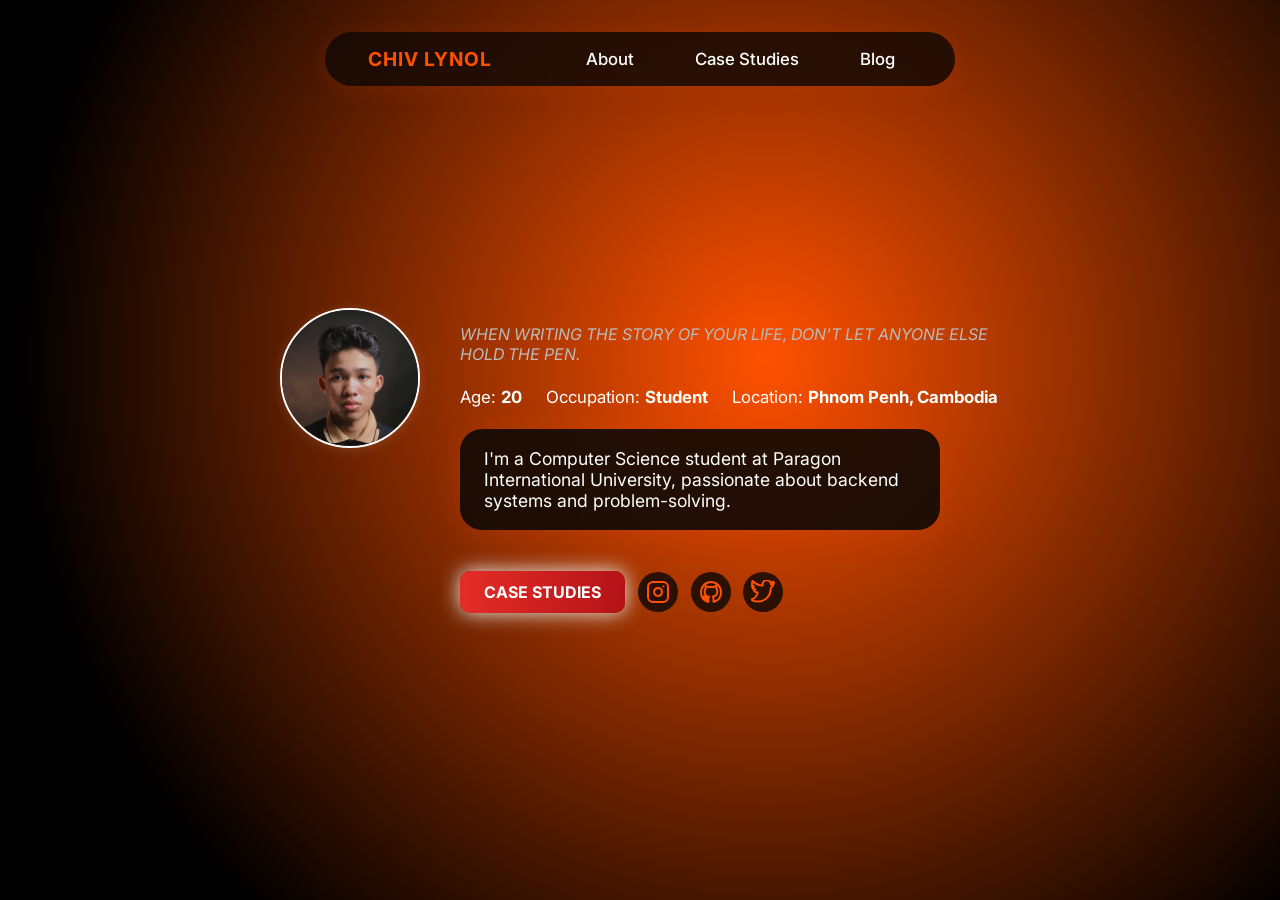
<file: Portfolio/index.html>
<!DOCTYPE html>
<html lang="en">
<head>
  <meta charset="UTF-8">
  <meta name="viewport" content="width=device-width, initial-scale=1.0">
  <title>Chiv Lynol | Portfolio</title>
  <link rel="stylesheet" href="style.css">
  <link href="https://fonts.googleapis.com/css2?family=Inter:wght@400;700&display=swap" rel="stylesheet">
</head>
<body class="about-bg">
  <header class="navbar navbar-centered">
    <div class="nav-pill">
      <span class="logo-pill">CHIV LYNOL</span>
      <nav>
        <a href="index.html">About</a>
        <a href="case-studies.html">Case Studies</a>
        <a href="blog.html">Blog</a>
      </nav>
    </div>
  </header>
  <main class="about-main">
    <div class="about-profile">
      <img src="./1423A001-92CB-482F-8D00-F2099ECEF4A7_1_105_c.jpeg" alt="Lynol Chiv" class="profile-pic">
      <div class="about-info">
        <p class="about-tagline">WHEN WRITING THE STORY OF YOUR LIFE, DON'T LET ANYONE ELSE HOLD THE PEN.</p>
        <div class="about-meta">
          <span>Age: <b>20</b></span>
          <span>Occupation: <b>Student</b></span>
          <span>Location: <b>Phnom Penh, Cambodia</b></span>
        </div>
        <div class="about-bio-card">
          I'm a Computer Science student at Paragon International University, passionate about backend systems and problem-solving.
        </div>
        <div class="about-actions">
          <a href="case-studies.html" class="btn-pink">Case Studies</a>
          <a href="#" class="icon-btn" aria-label="Instagram"><svg width="24" height="24" fill="none" stroke="currentColor" stroke-width="2" stroke-linecap="round" stroke-linejoin="round"><rect x="2" y="2" width="20" height="20" rx="5"/><path d="M16 11.37A4 4 0 1 1 12.63 8 4 4 0 0 1 16 11.37z"/><line x1="17.5" y1="6.5" x2="17.5" y2="6.5"/></svg></a>
          <a href="#" class="icon-btn" aria-label="GitHub"><svg width="24" height="24" fill="none" stroke="currentColor" stroke-width="2" stroke-linecap="round" stroke-linejoin="round"><path d="M12 2C6.48 2 2 6.58 2 12.26c0 4.5 2.87 8.32 6.84 9.67.5.09.68-.22.68-.48 0-.24-.01-.87-.01-1.7-2.78.62-3.37-1.36-3.37-1.36-.45-1.18-1.1-1.5-1.1-1.5-.9-.63.07-.62.07-.62 1 .07 1.53 1.05 1.53 1.05.89 1.56 2.34 1.11 2.91.85.09-.66.35-1.11.63-1.37-2.22-.26-4.56-1.14-4.56-5.07 0-1.12.39-2.03 1.03-2.75-.1-.26-.45-1.3.1-2.7 0 0 .84-.28 2.75 1.05A9.38 9.38 0 0 1 12 6.8c.85.004 1.7.12 2.5.35 1.9-1.33 2.74-1.05 2.74-1.05.55 1.4.2 2.44.1 2.7.64.72 1.03 1.63 1.03 2.75 0 3.94-2.34 4.8-4.57 5.06.36.32.68.94.68 1.9 0 1.37-.01 2.47-.01 2.8 0 .27.18.58.69.48A10.01 10.01 0 0 0 22 12.26C22 6.58 17.52 2 12 2z"/></svg></a>
          <a href="#" class="icon-btn" aria-label="Twitter"><svg width="24" height="24" fill="none" stroke="currentColor" stroke-width="2" stroke-linecap="round" stroke-linejoin="round"><path d="M23 3a10.9 10.9 0 0 1-3.14 1.53A4.48 4.48 0 0 0 22.4 1.64a9.09 9.09 0 0 1-2.88 1.1A4.52 4.52 0 0 0 16.11 0c-2.5 0-4.52 2.02-4.52 4.52 0 .35.04.7.11 1.03C7.69 5.4 4.07 3.6 1.64 0.96c-.38.65-.6 1.4-.6 2.2 0 1.52.77 2.86 1.95 3.65A4.48 4.48 0 0 1 .96 5.1v.06c0 2.13 1.52 3.9 3.54 4.3-.37.1-.76.16-1.16.16-.28 0-.56-.03-.83-.08.56 1.75 2.19 3.02 4.13 3.06A9.06 9.06 0 0 1 0 19.54a12.8 12.8 0 0 0 6.92 2.03c8.3 0 12.85-6.87 12.85-12.83 0-.2 0-.39-.01-.58A9.22 9.22 0 0 0 23 3z"/></svg></a>
        </div>
        <!-- Music Player: Replace 'background-music.mp3' with your own file if needed -->
        <audio class="custom-audio" autoplay loop>
          <source src="./Central Cee x Dave - Sprinter [Music Video].mp3" type="audio/mpeg">
          Your browser does not support the audio element.
        </audio>
      </div>
    </div>
  </main>
</body>
</html>
</file>
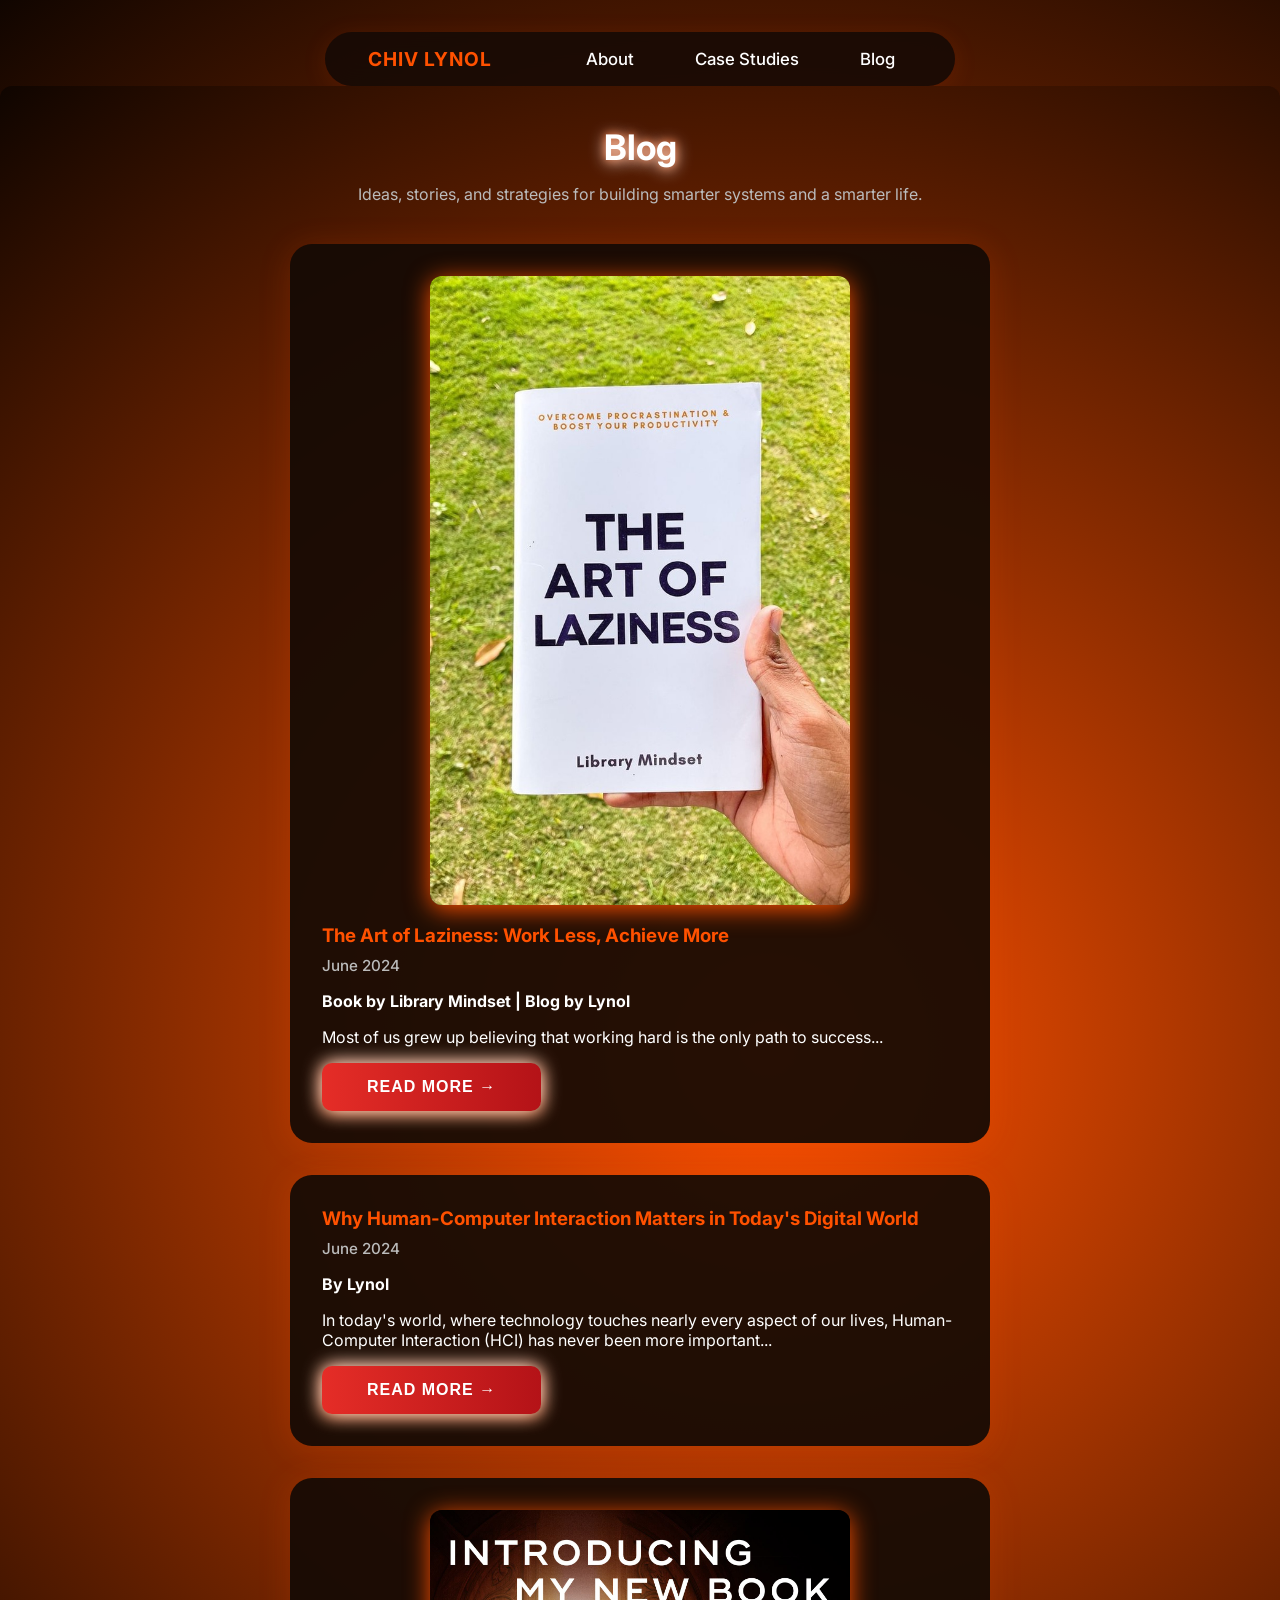
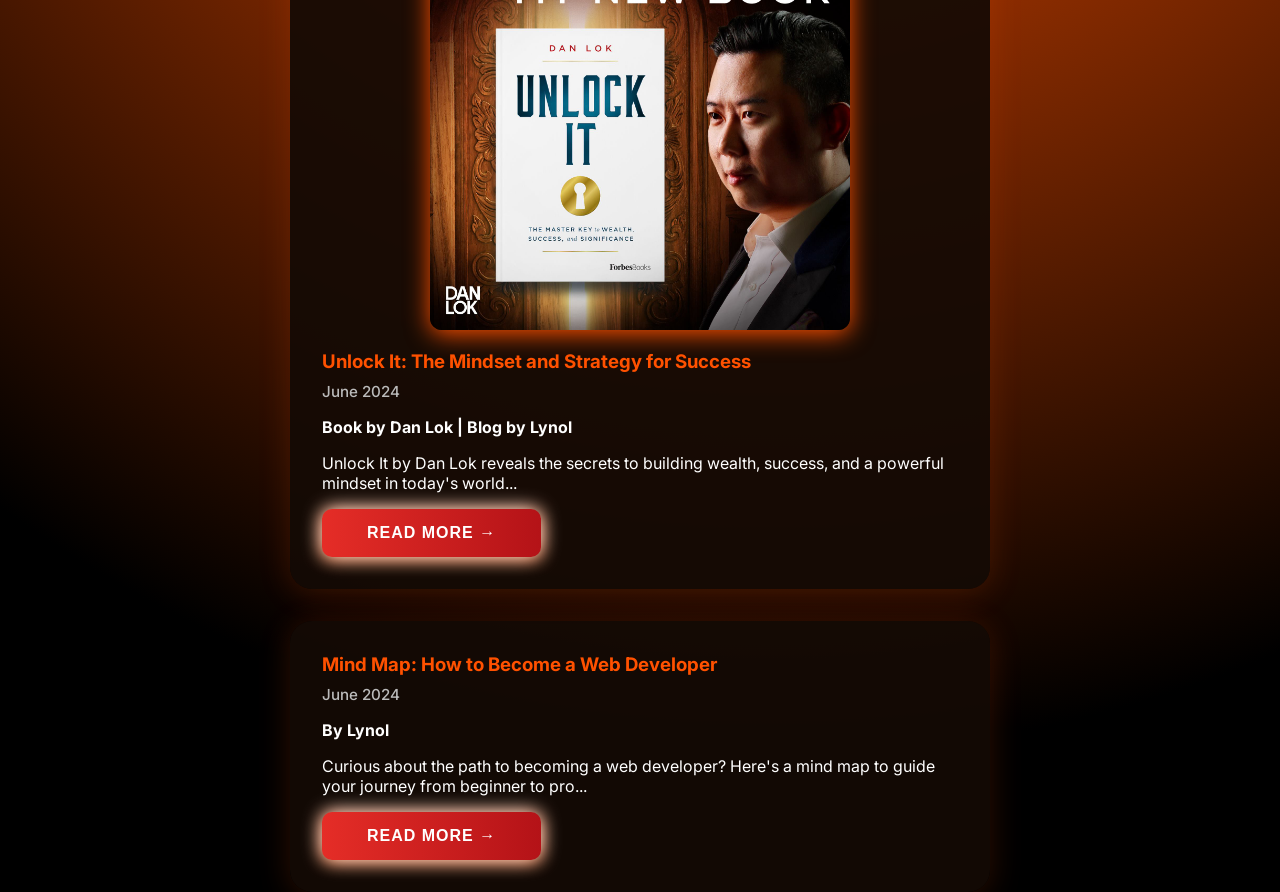
<file: Portfolio/blog.html>
<!DOCTYPE html>
<html lang="en">
<head>
  <meta charset="UTF-8">
  <meta name="viewport" content="width=device-width, initial-scale=1.0">
  <title>Blog | Lynol Chiv</title>
  <link rel="stylesheet" href="style.css">
  <link href="https://fonts.googleapis.com/css2?family=Inter:wght@400;700&display=swap" rel="stylesheet">
</head>
<body>
  <header class="navbar navbar-centered">
    <div class="nav-pill">
      <span class="logo-pill">CHIV LYNOL</span>
      <nav>
        <a href="index.html">About</a>
        <a href="case-studies.html">Case Studies</a>
        <a href="blog.html">Blog</a>
      </nav>
    </div>
  </header>
  <main class="blog">
    <div class="container">
      <h2 class="section-title">Blog</h2>
      <p class="section-desc">Ideas, stories, and strategies for building smarter systems and a smarter life.</p>
      <div class="blog-list">
        <article class="blog-post" id="laziness-post">
          <img src="./The art of laziness .jpg" alt="The Art of Laziness Book Cover" class="article-img">
          <h3>The Art of Laziness: Work Less, Achieve More</h3>
          <span class="blog-date">June 2024</span>
          <p><b>Book by Library Mindset | Blog by Lynol</b></p>
          <p class="excerpt">Most of us grew up believing that working hard is the only path to success...</p>
          <button class="btn-grad" onclick="toggleLazinessPost()">Read More &rarr;</button>
          <div id="laziness-full" class="hidden">
            <p>Most of us grew up believing that working hard is the only path to success. Wake up early, grind all day, hustle harder than everyone else — that's the traditional mindset. But what if that approach is broken? What if laziness, when applied wisely, is actually the secret weapon of highly effective people?</p>
            <p>That's the bold idea behind the book "The Art of Laziness" by Library Mindset — and it might just change the way you think about success forever.</p>
            <h4>🧠 The Core Idea: Laziness Isn't the Enemy — It's a Tool</h4>
            <p>This book isn't about being unproductive or avoiding responsibility. Instead, it redefines laziness as strategic effort: doing less, but doing it smarter. It encourages us to question busyness and focus only on what actually moves the needle in life, work, and business.</p>
            <blockquote>The author asks a powerful question:<br><br>"Why do something the hard way if there's a smarter, easier way that gets better results?"</blockquote>
            <h4>🛠️ Key Lessons from The Art of Laziness</h4>
            <ol>
              <li><b>Focus on High-Impact Actions</b><br>Not everything on your to-do list matters. The book teaches you to identify the 20% of tasks that create 80% of your results — and let go of the rest.</li>
              <li><b>Systems &gt; Willpower</b><br>Rather than forcing yourself to work harder every day, build systems and habits that make success automatic. Smart systems allow you to be "lazy" while still being productive.</li>
              <li><b>Learn to Say No</b><br>Being available to everything and everyone is a trap. Strategic laziness means saying "no" to distractions, obligations, and even opportunities that don't align with your goals.</li>
              <li><b>Optimize for Energy, Not Time</b><br>You don't need more hours — you need more energy. The book highlights how managing your energy (through rest, environment, and focus) can lead to better results than simply working longer.</li>
            </ol>
            <h4>🔄 Lazy Like the Greats</h4>
            <p>The book gives examples of highly successful people — entrepreneurs, creatives, and leaders — who appear lazy on the surface, but are actually brilliant at avoiding unnecessary effort. They delegate, automate, and eliminate anything that doesn't truly matter.</p>
            <h4>🧘‍♂️ A Lifestyle Shift, Not Just a Productivity Hack</h4>
            <p>The Art of Laziness isn't just about doing less at work — it's about living a better life. When you stop glorifying the grind, you start having more time for the things that really matter: your health, your relationships, your peace of mind.</p>
            <h4>📚 Final Thoughts</h4>
            <p>If you've ever felt overwhelmed by endless tasks and constant pressure to do more, this book offers a fresh, liberating perspective. It teaches you that being lazy — in the right way — is actually smart, intentional, and powerful.</p>
            <blockquote>So the next time you think about working harder, pause. Ask yourself:<br><br>"What would a lazy genius do instead?"</blockquote>
            <p><b>✅ Recommended for:</b></p>
            <ul>
              <li>Entrepreneurs & creatives</li>
              <li>Burned-out students or workers</li>
              <li>Anyone seeking freedom from hustle culture</li>
            </ul>
            <p>📘 <b>The Art of Laziness</b> is available now.<br>Read it, rethink your habits, and unlock the productivity of doing less — intentionally.</p>
            <button class="btn-grad" onclick="toggleLazinessPost()">Show Less &uarr;</button>
          </div>
        </article>
        <article class="blog-post" id="hci-post">
          <h3>Why Human-Computer Interaction Matters in Today's Digital World</h3>
          <span class="blog-date">June 2024</span>
          <p><b>By Lynol</b></p>
          <p class="excerpt">In today's world, where technology touches nearly every aspect of our lives, Human-Computer Interaction (HCI) has never been more important... </p>
          <button class="btn-grad" onclick="toggleHCIPost()">Read More &rarr;</button>
          <div id="hci-full" class="hidden">
            <p>In today's world, where technology touches nearly every aspect of our lives, Human-Computer Interaction (HCI) has never been more important. From checking our phones in the morning to using voice assistants, browsing websites, or playing video games—we're constantly interacting with machines. But how seamless and intuitive are these experiences? That's where HCI makes a difference.</p>
            <h4>🧠 The Core of HCI</h4>
            <p>Human-Computer Interaction (HCI) is a multidisciplinary field that brings together computer science, psychology, cognitive science, design, and sociology. Its goal is simple yet powerful: to create digital systems that are not only functional but also intuitive, enjoyable, and easy to use for real people.</p>
            <h4>🔍 Why HCI Matters</h4>
            <p>We interact with digital systems every day—smartphones, apps, websites, smart TVs, ATMs, even AI assistants. HCI ensures that these interactions are:</p>
            <ul>
              <li><b>Usable</b> – Systems behave in ways users expect, minimizing confusion.</li>
              <li><b>Efficient</b> – Tasks are completed quickly, with fewer errors.</li>
              <li><b>Accessible</b> – Everyone, including people with disabilities, can use the system.</li>
              <li><b>Satisfying</b> – Interactions are smooth and enjoyable, not frustrating.</li>
            </ul>
            <h4>🧪 Key Concepts in HCI</h4>
            <ul>
              <li><b>User-Centered Design (UCD):</b> Focuses on designing with real users' needs in mind.</li>
              <li><b>Usability Testing:</b> Observes real users to identify problems and improve the design.</li>
              <li><b>Prototyping:</b> Builds early versions of interfaces to test ideas quickly.</li>
              <li><b>Interaction Design (IxD):</b> Crafts how users interact with digital products.</li>
            </ul>
            <h4>💡 Real-World Applications</h4>
            <ul>
              <li><b>Mobile Apps:</b> The difference between a smooth app and a clunky one often comes down to HCI.</li>
              <li><b>Web Design:</b> Layout, navigation, colors, and feedback messages are all influenced by HCI principles.</li>
              <li><b>Touchscreens & VR:</b> New ways of interacting—like gestures or eye tracking—are driven by HCI research.</li>
              <li><b>Healthcare Devices:</b> From hospital equipment to health apps, HCI helps make tools safer and easier to use.</li>
            </ul>
            <h4>🎓 What You Learn in HCI Courses</h4>
            <ul>
              <li>How to conduct user research and analyze behavior</li>
              <li>How to design wireframes and interactive prototypes</li>
              <li>How to run usability tests with real users</li>
              <li>Principles of ethical, inclusive, and accessible design</li>
            </ul>
            <h4>🌍 Final Thought</h4>
            <p>HCI isn't just about computers—it's about people. Great technology doesn't start with machines; it starts with understanding the humans who use them. Whether you're designing an app, building a website, or developing new tech, HCI is your bridge to truly impactful innovation.</p>
            <button class="btn-grad" onclick="toggleHCIPost()">Show Less &uarr;</button>
          </div>
        </article>
        <article class="blog-post" id="unlockit-post">
          <img src="./52113366_2638934629482575_2494078197298102272_n.jpg" alt="Unlock It Book Cover by Dan Lok" class="article-img">
          <h3>Unlock It: The Mindset and Strategy for Success</h3>
          <span class="blog-date">June 2024</span>
          <p><b>Book by Dan Lok | Blog by Lynol</b></p>
          <p class="excerpt">Unlock It by Dan Lok reveals the secrets to building wealth, success, and a powerful mindset in today's world...</p>
          <button class="btn-grad" onclick="toggleUnlockItPost()">Read More &rarr;</button>
          <div id="unlockit-full" class="hidden">
            <p><b>Unlock It</b> by Dan Lok is a practical guide to achieving financial freedom and personal success. Drawing from his own journey from immigrant to multimillionaire, Dan Lok shares the mindsets, strategies, and habits that helped him break through limitations and build lasting wealth.</p>
            <h4>🔑 Key Lessons from Unlock It</h4>
            <ol>
              <li><b>Mindset is Everything</b><br>Dan Lok emphasizes that your beliefs about money, success, and yourself shape your reality. To unlock your potential, you must first unlock your mind.</li>
              <li><b>High-Income Skills</b><br>Instead of chasing get-rich-quick schemes, focus on developing high-income skills—abilities that are in demand and can generate significant income, such as sales, copywriting, or closing deals.</li>
              <li><b>Leverage and Scale</b><br>Wealth is built by leveraging systems, people, and technology. Dan Lok explains how to scale your efforts and multiply your results by working smarter, not just harder.</li>
              <li><b>Financial Confidence</b><br>Understanding money, managing it wisely, and investing in yourself are crucial steps to long-term success.</li>
            </ol>
            <h4>💡 Who Should Read Unlock It?</h4>
            <ul>
              <li>Entrepreneurs and aspiring business owners</li>
              <li>Anyone seeking financial independence</li>
              <li>Those looking to develop high-income skills</li>
              <li>Readers interested in personal growth and mindset</li>
            </ul>
            <h4>📚 Final Thoughts</h4>
            <p><b>Unlock It</b> is more than just a book about money—it's a blueprint for unlocking your full potential in life and business. If you're ready to change your mindset, build valuable skills, and take control of your financial future, this book is a must-read.</p>
            <button class="btn-grad" onclick="toggleUnlockItPost()">Show Less &uarr;</button>
          </div>
        </article>
        <article class="blog-post" id="mindmap-post">
          <h3>Mind Map: How to Become a Web Developer</h3>
          <span class="blog-date">June 2024</span>
          <p><b>By Lynol</b></p>
          <p class="excerpt">Curious about the path to becoming a web developer? Here's a mind map to guide your journey from beginner to pro...</p>
          <button class="btn-grad" onclick="toggleMindMapPost()">Read More &rarr;</button>
          <div id="mindmap-full" class="hidden">
            <h4>🧭 Mind Map: Steps to Becoming a Web Developer</h4>
            <ol>
              <li><b>Understand the Basics</b>
                <ul>
                  <li>What is web development?</li>
                  <li>Frontend vs Backend vs Full Stack</li>
                </ul>
              </li>
              <li><b>Learn Core Technologies</b>
                <ul>
                  <li>HTML, CSS, JavaScript</li>
                  <li>Responsive design & accessibility</li>
                </ul>
              </li>
              <li><b>Build Projects</b>
                <ul>
                  <li>Personal website/portfolio</li>
                  <li>Landing pages, blogs, simple web apps</li>
                </ul>
              </li>
              <li><b>Version Control</b>
                <ul>
                  <li>Learn Git & GitHub basics</li>
                </ul>
              </li>
              <li><b>Explore Frameworks & Libraries</b>
                <ul>
                  <li>Frontend: React, Vue, Angular</li>
                  <li>Backend: Node.js, Express, Django, Flask</li>
                </ul>
              </li>
              <li><b>Backend Fundamentals</b>
                <ul>
                  <li>APIs, databases (SQL/NoSQL), authentication</li>
                </ul>
              </li>
              <li><b>Deployment & Hosting</b>
                <ul>
                  <li>Deploy projects to Netlify, Vercel, or your own server</li>
                </ul>
              </li>
              <li><b>Keep Learning & Networking</b>
                <ul>
                  <li>Follow blogs, join communities, contribute to open source</li>
                  <li>Stay updated with new tech and best practices</li>
                </ul>
              </li>
            </ol>
            <h4>💡 Tips for Success</h4>
            <ul>
              <li>Practice by building real projects</li>
              <li>Read documentation and ask questions</li>
              <li>Don't be afraid to make mistakes—learn from them!</li>
              <li>Share your work and connect with other developers</li>
            </ul>
            <h4>🌱 Final Thought</h4>
            <p>Becoming a web developer is a journey, not a race. Take it step by step, enjoy the process, and celebrate your progress along the way!</p>
            <button class="btn-grad" onclick="toggleMindMapPost()">Show Less &uarr;</button>
          </div>
        </article>
      </div>
    </div>
  </main>
  <script>
  function toggleLazinessPost() {
    var full = document.getElementById('laziness-full');
    var excerpt = document.querySelector('#laziness-post .excerpt');
    if (!full.classList.contains('show')) {
      full.classList.add('show');
      excerpt.style.display = 'none';
    } else {
      full.classList.remove('show');
      excerpt.style.display = 'block';
    }
  }
  function toggleHCIPost() {
    var full = document.getElementById('hci-full');
    var excerpt = document.querySelector('#hci-post .excerpt');
    if (!full.classList.contains('show')) {
      full.classList.add('show');
      excerpt.style.display = 'none';
    } else {
      full.classList.remove('show');
      excerpt.style.display = 'block';
    }
  }
  function toggleUnlockItPost() {
    var full = document.getElementById('unlockit-full');
    var excerpt = document.querySelector('#unlockit-post .excerpt');
    if (!full.classList.contains('show')) {
      full.classList.add('show');
      excerpt.style.display = 'none';
    } else {
      full.classList.remove('show');
      excerpt.style.display = 'block';
    }
  }
  function toggleMindMapPost() {
    var full = document.getElementById('mindmap-full');
    var excerpt = document.querySelector('#mindmap-post .excerpt');
    if (!full.classList.contains('show')) {
      full.classList.add('show');
      excerpt.style.display = 'none';
    } else {
      full.classList.remove('show');
      excerpt.style.display = 'block';
    }
  }
  </script>
</body>
</html>
</file>
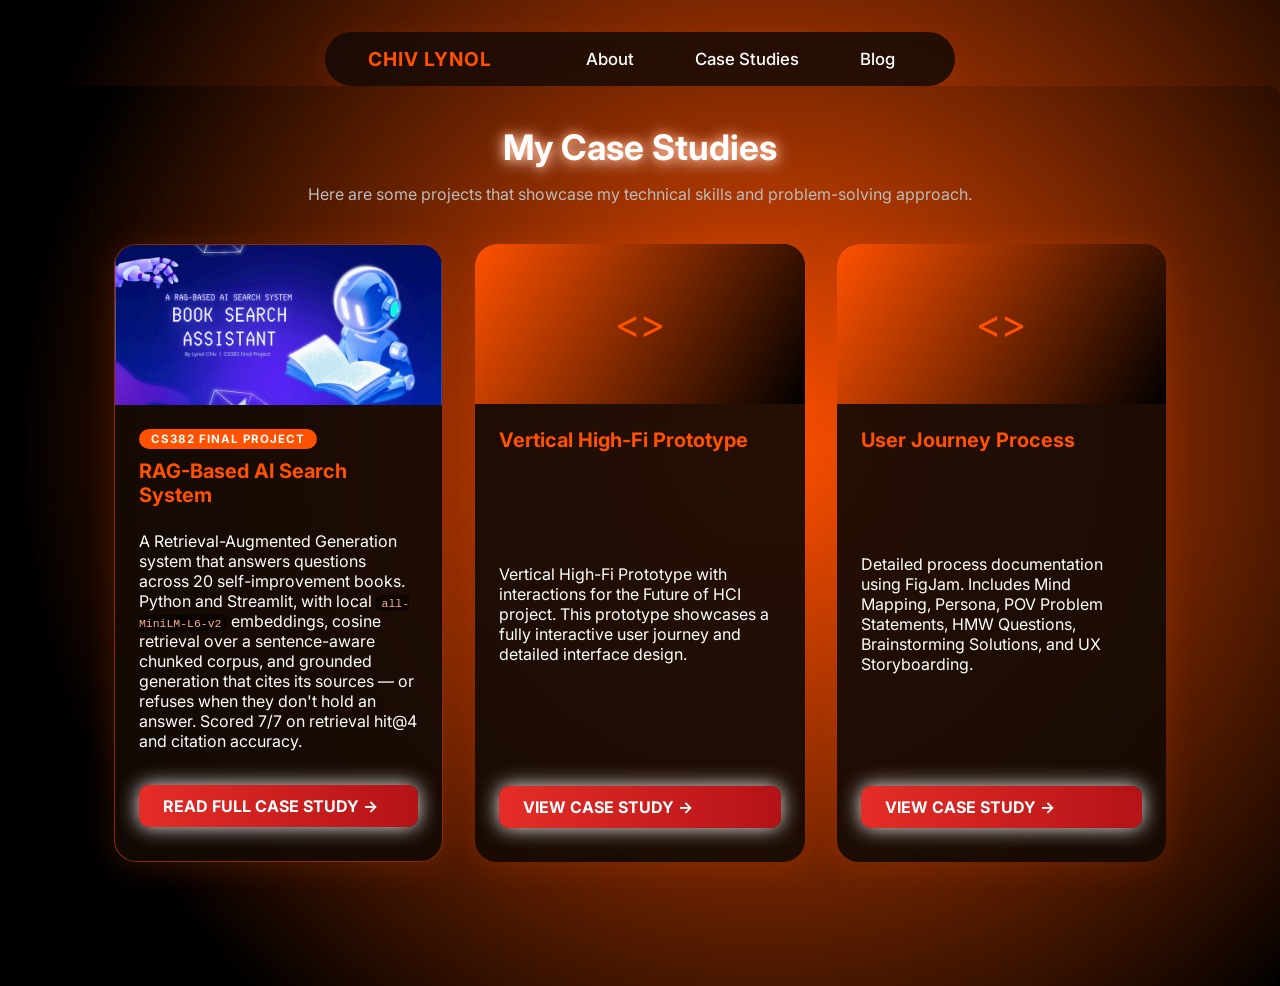
<file: Portfolio/case-studies.html>
<!DOCTYPE html>
<html lang="en">
<head>
  <meta charset="UTF-8">
  <meta name="viewport" content="width=device-width, initial-scale=1.0">
  <title>Case Studies | Lynol Chiv</title>
  <link rel="stylesheet" href="style.css">
  <link href="https://fonts.googleapis.com/css2?family=Inter:wght@400;700&display=swap" rel="stylesheet">
</head>
<body>
  <header class="navbar navbar-centered">
    <div class="nav-pill">
      <span class="logo-pill">CHIV LYNOL</span>
      <nav>
        <a href="index.html">About</a>
        <a href="case-studies.html">Case Studies</a>
        <a href="blog.html">Blog</a>
      </nav>
    </div>
  </header>
  <main class="case-studies">
    <div class="container">
      <h2 class="section-title">My Case Studies</h2>
      <p class="section-desc">Here are some projects that showcase my technical skills and problem-solving approach.</p>
      <div class="card-grid">
        <div class="case-card featured-card">
          <a href="rag-search-system.html" class="card-thumb">
            <img src="./rag-book-search-assistant.jpg" alt="Book Search Assistant title card: a robot reading an open book, captioned 'A RAG-Based AI Search System'" width="1600" height="900" loading="lazy">
          </a>
          <div class="card-content">
            <span class="card-tag">CS382 Final Project</span>
            <h3>RAG-Based AI Search System</h3>
            <p>A Retrieval-Augmented Generation system that answers questions across 20 self-improvement books. Python and Streamlit, with local <code>all-MiniLM-L6-v2</code> embeddings, cosine retrieval over a sentence-aware chunked corpus, and grounded generation that cites its sources &mdash; or refuses when they don't hold an answer. Scored 7/7 on retrieval hit@4 and citation accuracy.</p>
            <a href="rag-search-system.html" class="btn-primary">Read Full Case Study &rarr;</a>
          </div>
        </div>
        <div class="case-card">
          <div class="card-gradient">
            <span class="card-icon">&lt;&gt;</span>
          </div>
          <div class="card-content">
            <h3>Vertical High-Fi Prototype</h3>
            <p>Vertical High-Fi Prototype with interactions for the Future of HCI project. This prototype showcases a fully interactive user journey and detailed interface design.</p>
            <a href="https://www.figma.com/board/O68fPDm6Zo4yBK4yyUALiX/Lynol_Chiv_HIGH-FI?t=X5leaMBD3ynJVRzI-6&authuser=0" class="btn-primary">View Case Study &rarr;</a>
          </div>
        </div>
        <div class="case-card">
          <div class="card-gradient">
            <span class="card-icon">&lt;&gt;</span>
          </div>
          <div class="card-content">
            <h3>User Journey Process</h3>
            <p>Detailed process documentation using FigJam. Includes Mind Mapping, Persona, POV Problem Statements, HMW Questions, Brainstorming Solutions, and UX Storyboarding.</p>
            <a href="https://www.figma.com/board/YTL0vG26Gvlgso18jnAWNo/Lynol_Chiv_UserJourney?t=X5leaMBD3ynJVRzI-6&authuser=0" class="btn-primary">View Case Study &rarr;</a>
          </div>
        </div>
      </div>
    </div>
  </main>
</body>
</html>
</file>
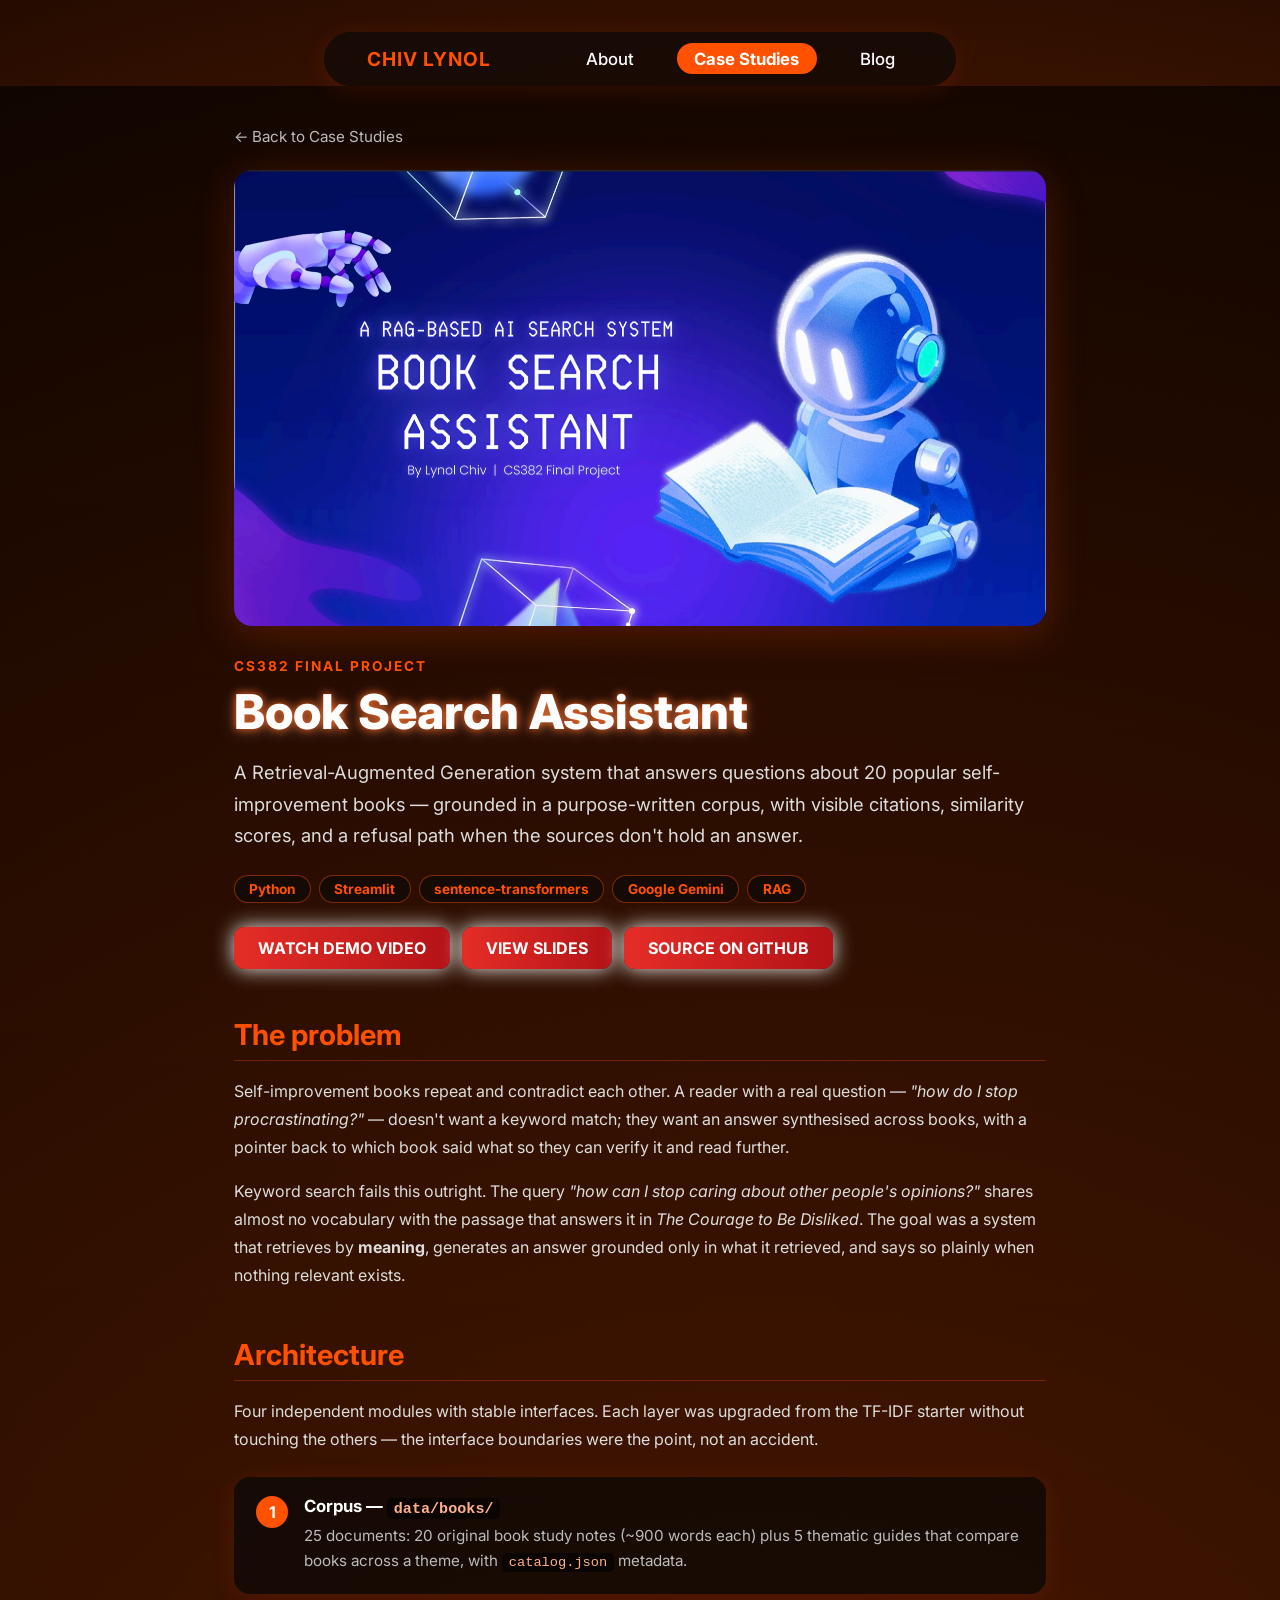
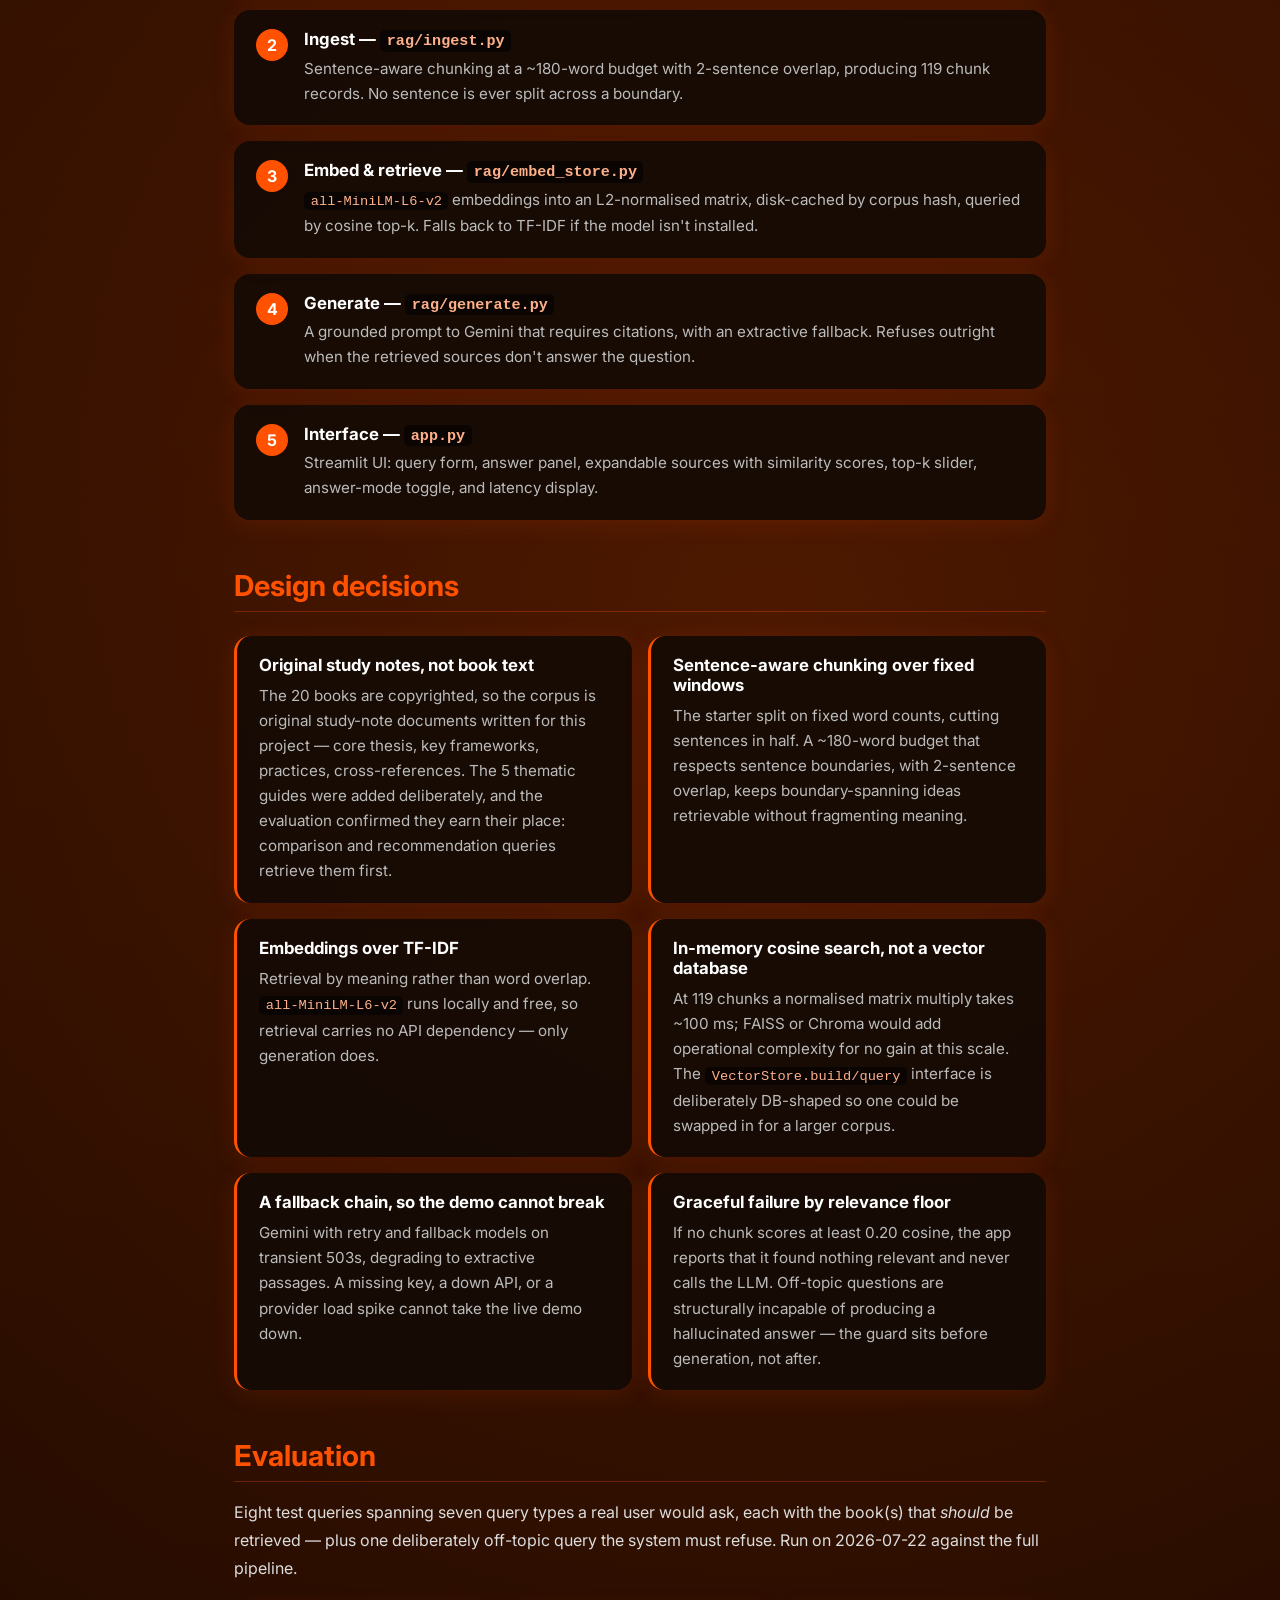
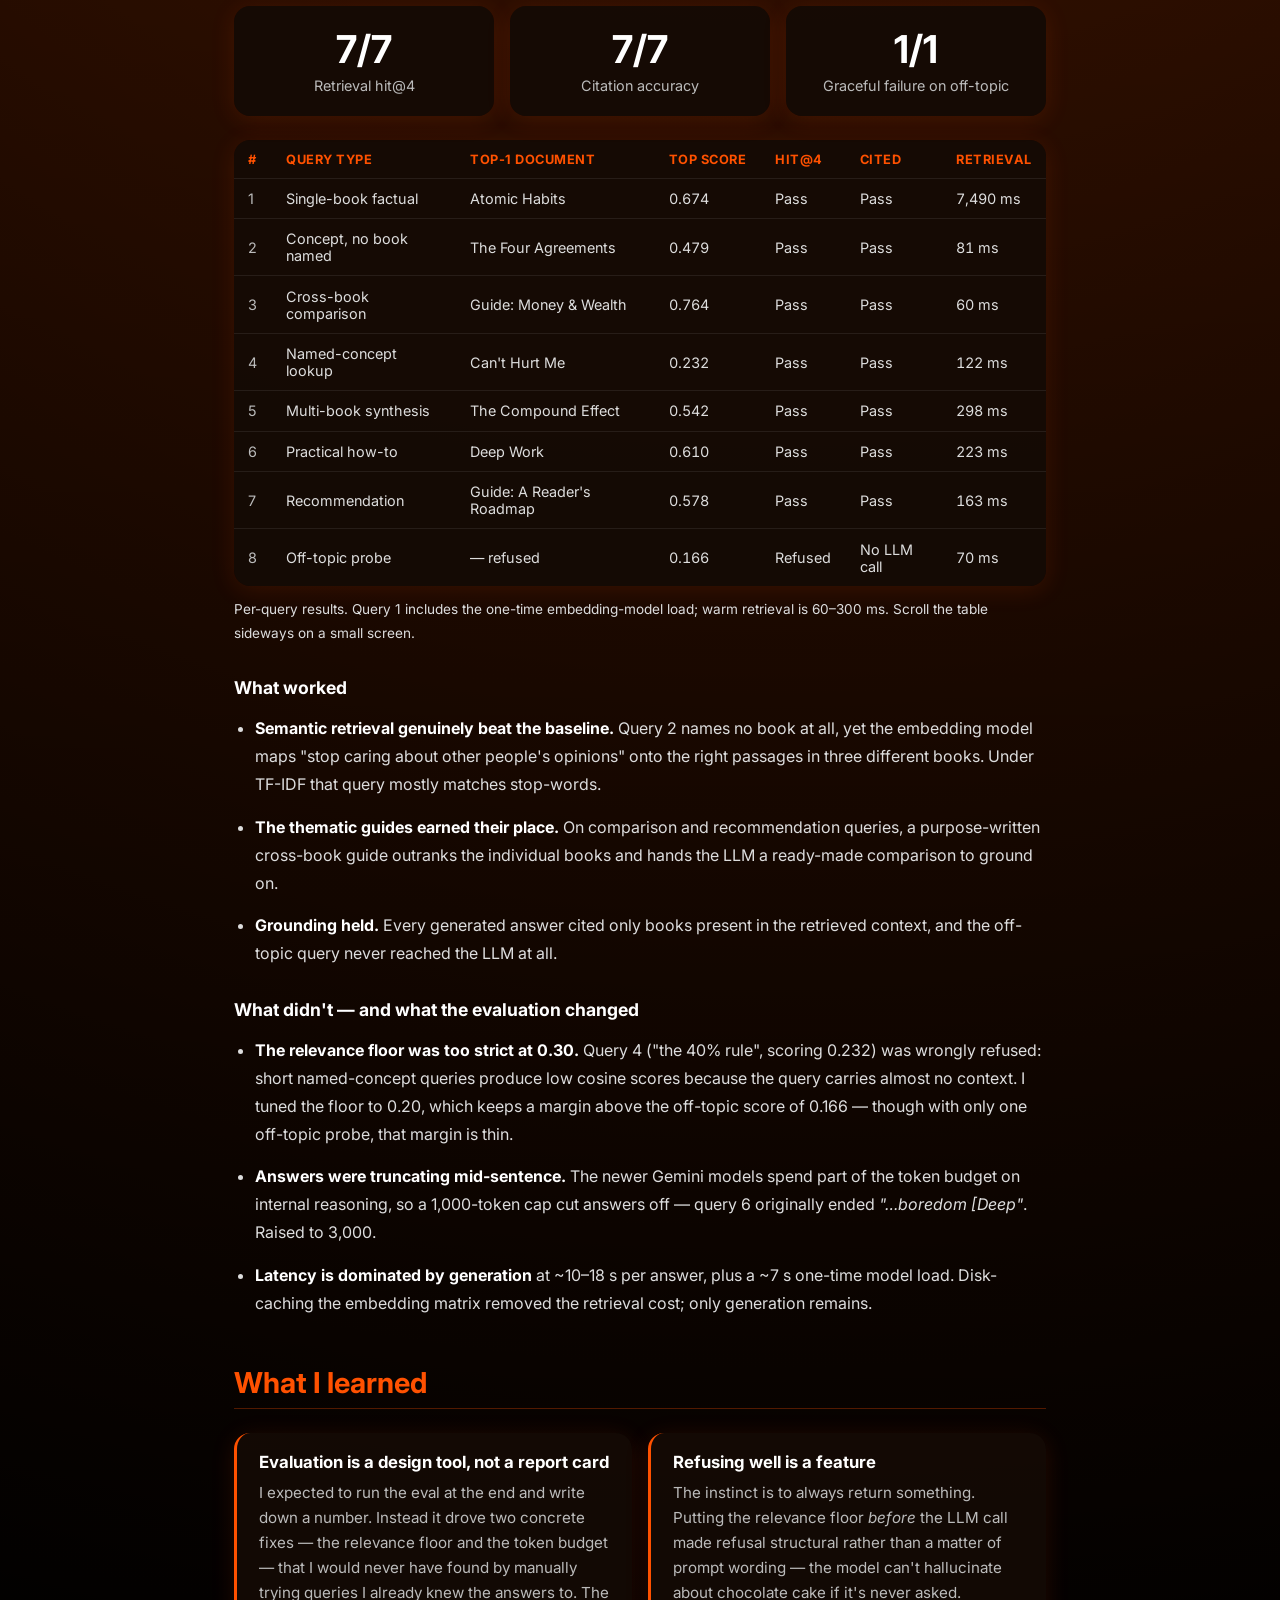
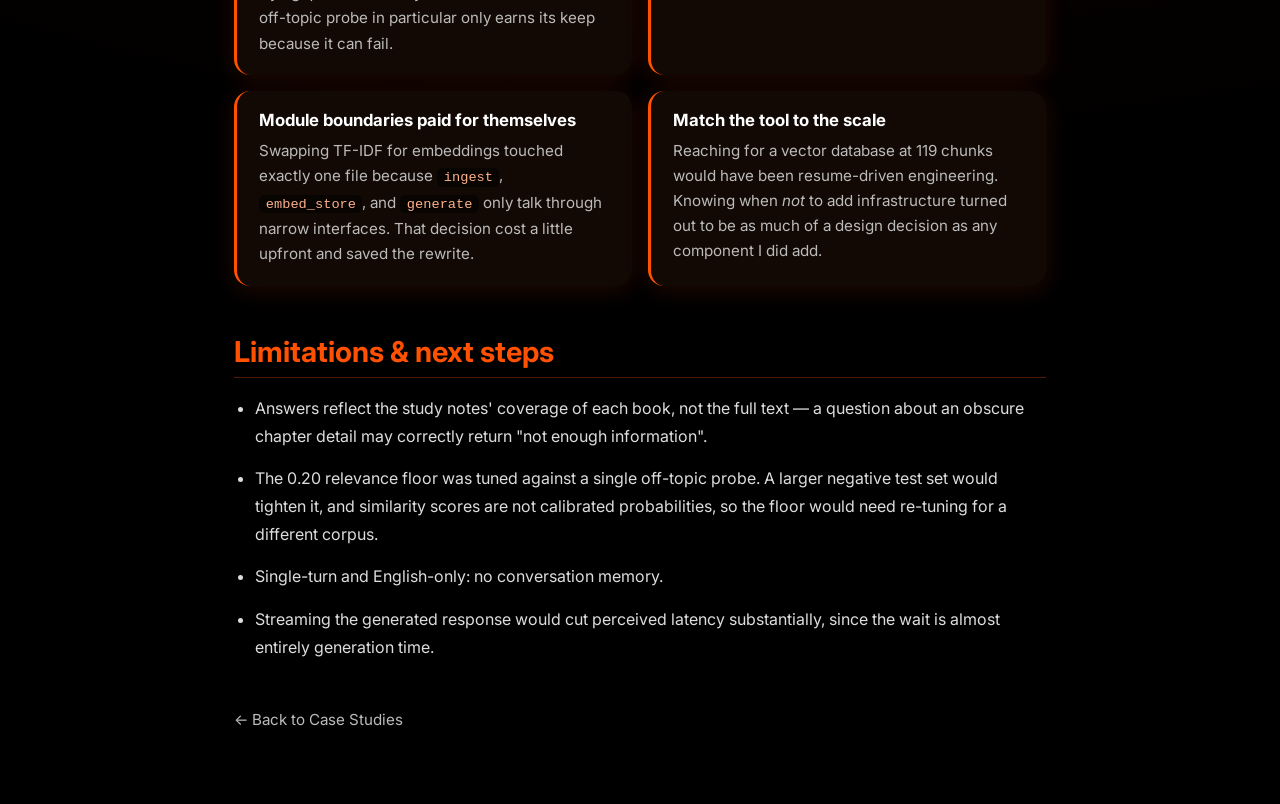
<file: Portfolio/rag-search-system.html>
<!DOCTYPE html>
<html lang="en">
<head>
  <meta charset="UTF-8">
  <meta name="viewport" content="width=device-width, initial-scale=1.0">
  <title>RAG-Based AI Search System | Lynol Chiv</title>
  <link rel="stylesheet" href="style.css">
  <link href="https://fonts.googleapis.com/css2?family=Inter:wght@400;700&display=swap" rel="stylesheet">
</head>
<body>
  <header class="navbar navbar-centered">
    <div class="nav-pill">
      <span class="logo-pill">CHIV LYNOL</span>
      <nav>
        <a href="index.html">About</a>
        <a href="case-studies.html" aria-current="page">Case Studies</a>
        <a href="blog.html">Blog</a>
      </nav>
    </div>
  </header>

  <main class="case-study">
    <div class="container">

      <a href="case-studies.html" class="back-link">&larr; Back to Case Studies</a>

      <img src="./rag-book-search-assistant.jpg" alt="Book Search Assistant title card: a robot reading an open book, captioned 'A RAG-Based AI Search System'" class="study-cover" width="1600" height="900">

      <header class="study-hero">
        <p class="study-eyebrow">CS382 Final Project</p>
        <h1 class="study-title">Book Search Assistant</h1>
        <p class="study-lede">
          A Retrieval-Augmented Generation system that answers questions about 20 popular
          self-improvement books &mdash; grounded in a purpose-written corpus, with visible
          citations, similarity scores, and a refusal path when the sources don't hold an answer.
        </p>
        <ul class="chip-row">
          <li class="chip">Python</li>
          <li class="chip">Streamlit</li>
          <li class="chip">sentence-transformers</li>
          <li class="chip">Google Gemini</li>
          <li class="chip">RAG</li>
        </ul>
        <div class="study-actions">
          <a href="https://drive.google.com/file/d/1a3QYMy-JcLda3u_jzVQD5Abzzpv-d1dQ/view?usp=sharing" class="btn-primary" target="_blank" rel="noopener">Watch Demo Video</a>
          <a href="https://drive.google.com/file/d/1C0X5k2Giksj-j_3UOXvV-a45ppy4cft1/view?usp=sharing" class="btn-primary" target="_blank" rel="noopener">View Slides</a>
          <a href="https://github.com/Lynol007/final_CS_382_CLN" class="btn-primary" target="_blank" rel="noopener">Source on GitHub</a>
        </div>
      </header>

      <section class="study-section">
        <h2>The problem</h2>
        <p>
          Self-improvement books repeat and contradict each other. A reader with a real
          question &mdash; <em>"how do I stop procrastinating?"</em> &mdash; doesn't want a
          keyword match; they want an answer synthesised across books, with a pointer back to
          which book said what so they can verify it and read further.
        </p>
        <p>
          Keyword search fails this outright. The query <em>"how can I stop caring about other
          people's opinions?"</em> shares almost no vocabulary with the passage that answers it
          in <em>The Courage to Be Disliked</em>. The goal was a system that retrieves by
          <strong>meaning</strong>, generates an answer grounded only in what it retrieved, and
          says so plainly when nothing relevant exists.
        </p>
      </section>

      <section class="study-section">
        <h2>Architecture</h2>
        <p>
          Four independent modules with stable interfaces. Each layer was upgraded from the
          TF-IDF starter without touching the others &mdash; the interface boundaries were the
          point, not an accident.
        </p>
        <ol class="pipeline">
          <li class="pipeline-step">
            <span class="pipeline-num">1</span>
            <div class="pipeline-body">
              <h3>Corpus &mdash; <code>data/books/</code></h3>
              <p>25 documents: 20 original book study notes (~900 words each) plus 5 thematic
              guides that compare books across a theme, with <code>catalog.json</code> metadata.</p>
            </div>
          </li>
          <li class="pipeline-step">
            <span class="pipeline-num">2</span>
            <div class="pipeline-body">
              <h3>Ingest &mdash; <code>rag/ingest.py</code></h3>
              <p>Sentence-aware chunking at a ~180-word budget with 2-sentence overlap,
              producing 119 chunk records. No sentence is ever split across a boundary.</p>
            </div>
          </li>
          <li class="pipeline-step">
            <span class="pipeline-num">3</span>
            <div class="pipeline-body">
              <h3>Embed &amp; retrieve &mdash; <code>rag/embed_store.py</code></h3>
              <p><code>all-MiniLM-L6-v2</code> embeddings into an L2-normalised matrix, disk-cached
              by corpus hash, queried by cosine top-k. Falls back to TF-IDF if the model isn't installed.</p>
            </div>
          </li>
          <li class="pipeline-step">
            <span class="pipeline-num">4</span>
            <div class="pipeline-body">
              <h3>Generate &mdash; <code>rag/generate.py</code></h3>
              <p>A grounded prompt to Gemini that requires citations, with an extractive
              fallback. Refuses outright when the retrieved sources don't answer the question.</p>
            </div>
          </li>
          <li class="pipeline-step">
            <span class="pipeline-num">5</span>
            <div class="pipeline-body">
              <h3>Interface &mdash; <code>app.py</code></h3>
              <p>Streamlit UI: query form, answer panel, expandable sources with similarity
              scores, top-k slider, answer-mode toggle, and latency display.</p>
            </div>
          </li>
        </ol>
      </section>

      <section class="study-section">
        <h2>Design decisions</h2>
        <div class="decision-list">
          <article class="decision">
            <h3>Original study notes, not book text</h3>
            <p>The 20 books are copyrighted, so the corpus is original study-note documents
            written for this project &mdash; core thesis, key frameworks, practices,
            cross-references. The 5 thematic guides were added deliberately, and the evaluation
            confirmed they earn their place: comparison and recommendation queries retrieve them first.</p>
          </article>
          <article class="decision">
            <h3>Sentence-aware chunking over fixed windows</h3>
            <p>The starter split on fixed word counts, cutting sentences in half. A ~180-word
            budget that respects sentence boundaries, with 2-sentence overlap, keeps
            boundary-spanning ideas retrievable without fragmenting meaning.</p>
          </article>
          <article class="decision">
            <h3>Embeddings over TF-IDF</h3>
            <p>Retrieval by meaning rather than word overlap. <code>all-MiniLM-L6-v2</code> runs
            locally and free, so retrieval carries no API dependency &mdash; only generation does.</p>
          </article>
          <article class="decision">
            <h3>In-memory cosine search, not a vector database</h3>
            <p>At 119 chunks a normalised matrix multiply takes ~100 ms; FAISS or Chroma would
            add operational complexity for no gain at this scale. The
            <code>VectorStore.build/query</code> interface is deliberately DB-shaped so one could
            be swapped in for a larger corpus.</p>
          </article>
          <article class="decision">
            <h3>A fallback chain, so the demo cannot break</h3>
            <p>Gemini with retry and fallback models on transient 503s, degrading to extractive
            passages. A missing key, a down API, or a provider load spike cannot take the live demo down.</p>
          </article>
          <article class="decision">
            <h3>Graceful failure by relevance floor</h3>
            <p>If no chunk scores at least 0.20 cosine, the app reports that it found nothing
            relevant and never calls the LLM. Off-topic questions are structurally incapable of
            producing a hallucinated answer &mdash; the guard sits before generation, not after.</p>
          </article>
        </div>
      </section>

      <section class="study-section">
        <h2>Evaluation</h2>
        <p>
          Eight test queries spanning seven query types a real user would ask, each with the
          book(s) that <em>should</em> be retrieved &mdash; plus one deliberately off-topic query
          the system must refuse. Run on 2026-07-22 against the full pipeline.
        </p>

        <div class="stat-row">
          <div class="stat-tile">
            <span class="stat-value">7/7</span>
            <span class="stat-label">Retrieval hit@4</span>
          </div>
          <div class="stat-tile">
            <span class="stat-value">7/7</span>
            <span class="stat-label">Citation accuracy</span>
          </div>
          <div class="stat-tile">
            <span class="stat-value">1/1</span>
            <span class="stat-label">Graceful failure on off-topic</span>
          </div>
        </div>

        <div class="table-scroll" role="region" aria-label="Per-query evaluation results, scrollable" tabindex="0">
          <table class="results-table">
            <thead>
              <tr>
                <th scope="col">#</th>
                <th scope="col">Query type</th>
                <th scope="col">Top-1 document</th>
                <th scope="col">Top score</th>
                <th scope="col">Hit@4</th>
                <th scope="col">Cited</th>
                <th scope="col">Retrieval</th>
              </tr>
            </thead>
            <tbody>
              <tr>
                <th scope="row">1</th><td>Single-book factual</td><td>Atomic Habits</td>
                <td class="num">0.674</td><td>Pass</td><td>Pass</td><td class="num">7,490 ms</td>
              </tr>
              <tr>
                <th scope="row">2</th><td>Concept, no book named</td><td>The Four Agreements</td>
                <td class="num">0.479</td><td>Pass</td><td>Pass</td><td class="num">81 ms</td>
              </tr>
              <tr>
                <th scope="row">3</th><td>Cross-book comparison</td><td>Guide: Money &amp; Wealth</td>
                <td class="num">0.764</td><td>Pass</td><td>Pass</td><td class="num">60 ms</td>
              </tr>
              <tr>
                <th scope="row">4</th><td>Named-concept lookup</td><td>Can't Hurt Me</td>
                <td class="num">0.232</td><td>Pass</td><td>Pass</td><td class="num">122 ms</td>
              </tr>
              <tr>
                <th scope="row">5</th><td>Multi-book synthesis</td><td>The Compound Effect</td>
                <td class="num">0.542</td><td>Pass</td><td>Pass</td><td class="num">298 ms</td>
              </tr>
              <tr>
                <th scope="row">6</th><td>Practical how-to</td><td>Deep Work</td>
                <td class="num">0.610</td><td>Pass</td><td>Pass</td><td class="num">223 ms</td>
              </tr>
              <tr>
                <th scope="row">7</th><td>Recommendation</td><td>Guide: A Reader's Roadmap</td>
                <td class="num">0.578</td><td>Pass</td><td>Pass</td><td class="num">163 ms</td>
              </tr>
              <tr>
                <th scope="row">8</th><td>Off-topic probe</td><td>&mdash; refused</td>
                <td class="num">0.166</td><td>Refused</td><td>No LLM call</td><td class="num">70 ms</td>
              </tr>
            </tbody>
          </table>
        </div>
        <p class="table-note">Per-query results. Query 1 includes the one-time embedding-model load; warm retrieval is 60&ndash;300 ms. Scroll the table sideways on a small screen.</p>

        <h3 class="sub-head">What worked</h3>
        <ul class="finding-list">
          <li><strong>Semantic retrieval genuinely beat the baseline.</strong> Query 2 names no
          book at all, yet the embedding model maps "stop caring about other people's opinions"
          onto the right passages in three different books. Under TF-IDF that query mostly matches stop-words.</li>
          <li><strong>The thematic guides earned their place.</strong> On comparison and
          recommendation queries, a purpose-written cross-book guide outranks the individual
          books and hands the LLM a ready-made comparison to ground on.</li>
          <li><strong>Grounding held.</strong> Every generated answer cited only books present in
          the retrieved context, and the off-topic query never reached the LLM at all.</li>
        </ul>

        <h3 class="sub-head">What didn't &mdash; and what the evaluation changed</h3>
        <ul class="finding-list">
          <li><strong>The relevance floor was too strict at 0.30.</strong> Query 4 ("the 40%
          rule", scoring 0.232) was wrongly refused: short named-concept queries produce low
          cosine scores because the query carries almost no context. I tuned the floor to 0.20,
          which keeps a margin above the off-topic score of 0.166 &mdash; though with only one
          off-topic probe, that margin is thin.</li>
          <li><strong>Answers were truncating mid-sentence.</strong> The newer Gemini models
          spend part of the token budget on internal reasoning, so a 1,000-token cap cut answers
          off &mdash; query 6 originally ended <em>"…boredom [Deep"</em>. Raised to 3,000.</li>
          <li><strong>Latency is dominated by generation</strong> at ~10&ndash;18 s per answer,
          plus a ~7 s one-time model load. Disk-caching the embedding matrix removed the
          retrieval cost; only generation remains.</li>
        </ul>
      </section>

      <section class="study-section">
        <h2>What I learned</h2>
        <div class="decision-list">
          <article class="decision">
            <h3>Evaluation is a design tool, not a report card</h3>
            <p>I expected to run the eval at the end and write down a number. Instead it drove
            two concrete fixes &mdash; the relevance floor and the token budget &mdash; that I
            would never have found by manually trying queries I already knew the answers to.
            The off-topic probe in particular only earns its keep because it can fail.</p>
          </article>
          <article class="decision">
            <h3>Refusing well is a feature</h3>
            <p>The instinct is to always return something. Putting the relevance floor
            <em>before</em> the LLM call made refusal structural rather than a matter of prompt
            wording &mdash; the model can't hallucinate about chocolate cake if it's never asked.</p>
          </article>
          <article class="decision">
            <h3>Module boundaries paid for themselves</h3>
            <p>Swapping TF-IDF for embeddings touched exactly one file because
            <code>ingest</code>, <code>embed_store</code>, and <code>generate</code> only talk
            through narrow interfaces. That decision cost a little upfront and saved the rewrite.</p>
          </article>
          <article class="decision">
            <h3>Match the tool to the scale</h3>
            <p>Reaching for a vector database at 119 chunks would have been resume-driven
            engineering. Knowing when <em>not</em> to add infrastructure turned out to be as
            much of a design decision as any component I did add.</p>
          </article>
        </div>
      </section>

      <section class="study-section">
        <h2>Limitations &amp; next steps</h2>
        <ul class="finding-list">
          <li>Answers reflect the study notes' coverage of each book, not the full text &mdash;
          a question about an obscure chapter detail may correctly return "not enough information".</li>
          <li>The 0.20 relevance floor was tuned against a single off-topic probe. A larger
          negative test set would tighten it, and similarity scores are not calibrated
          probabilities, so the floor would need re-tuning for a different corpus.</li>
          <li>Single-turn and English-only: no conversation memory.</li>
          <li>Streaming the generated response would cut perceived latency substantially, since
          the wait is almost entirely generation time.</li>
        </ul>
      </section>

      <a href="case-studies.html" class="back-link">&larr; Back to Case Studies</a>

    </div>
  </main>
</body>
</html>
</file>
<file: Portfolio/style.css>
*, *::before, *::after {
  box-sizing: border-box;
}

body {
  font-family: 'Inter', sans-serif;
  margin: 0;
  color: #fff;
  background: #000;
  background: radial-gradient(circle at 60% 40%, #ff5100 0%, #000 80%);
  overflow-wrap: break-word;
}

img {
  max-width: 100%;
  height: auto;
}

/* Fade-in animation for main sections */
.about-main, .case-studies, .blog {
  opacity: 0;
  transform: translateY(30px);
  animation: fadeInUp 1s ease-out 0.2s forwards;
}
@keyframes fadeInUp {
  to {
    opacity: 1;
    transform: none;
  }
}

/* Black and white background for the About page */
.about-bg, .case-studies, .blog {
  background: #000;
  background: radial-gradient(circle at 60% 40%, #ff5100 0%, #000 80%);
  min-height: 100vh;
  border-radius: 12px;
}

/* Centered nav pill with white accent */
.navbar-centered {
  display: flex;
  justify-content: center;
  background: transparent;
  box-shadow: none;
  padding: 2rem 1rem 0;
}
.nav-pill {
  background: rgba(20, 10, 5, 0.85);
  border-radius: 2rem;
  box-shadow: 0 4px 24px rgba(255,81,0,0.13);
  display: flex;
  align-items: center;
  justify-content: center;
  flex-wrap: wrap;
  max-width: 100%;
  padding: 0.7rem clamp(1rem, 4vw, 2.7rem);
  gap: clamp(0.8rem, 3vw, 2.5rem);
  border: none;
  backdrop-filter: blur(14px);
  -webkit-backdrop-filter: blur(14px);
}
.logo-pill {
  font-weight: 700;
  font-size: 1.2rem;
  background: none;
  color: #ff5100;
  margin-right: clamp(0rem, 3vw, 2.5rem);
  letter-spacing: 1px;
}
.nav-pill nav {
  display: flex;
  flex-wrap: wrap;
  justify-content: center;
  gap: clamp(0.4rem, 2vw, 2rem);
}
.nav-pill nav a {
  color: #fff;
  text-decoration: none;
  font-weight: 500;
  font-size: 1.05rem;
  transition: color 0.25s, background 0.25s, box-shadow 0.25s;
  padding: 0.35rem 1.1rem;
  border-radius: 1.2rem;
  position: relative;
  z-index: 1;
  overflow: hidden;
}
.nav-pill nav a.active, .nav-pill nav a[aria-current="page"] {
  background: #ff5100;
  color: #fff;
  font-weight: 700;
}
.nav-pill nav a::after {
  content: '';
  display: block;
  height: 3px;
  width: 0;
  background: linear-gradient(90deg, #020024 0%, #0000cf 100%);
  border-radius: 2px;
  transition: width 0.35s cubic-bezier(.4,0,.2,1);
  position: absolute;
  left: 20%;
  right: 20%;
  bottom: 7px;
  z-index: 2;
}
.nav-pill nav a:hover::after {
  width: 60%;
}
.nav-pill nav a:hover {
  background: #ff5100;
  color: #fff;
}

/* About main section */
.about-main {
  display: flex;
  flex-direction: column;
  align-items: center;
  justify-content: center;
  min-height: 80vh;
  margin-top: 2.5rem;
  padding: 0 1.25rem 2.5rem;
}
.about-profile {
  display: flex;
  align-items: flex-start;
  gap: 2.5rem;
  background: transparent;
  width: 100%;
  max-width: 720px;
}
.profile-pic {
  width: 140px;
  height: 140px;
  object-fit: cover;
  border-radius: 50%;
  border: 2px solid #fff;
  box-shadow: 0 2px 12px rgba(255,255,255,0.12);
  background: #181818;
  transition: transform 0.3s cubic-bezier(.4,0,.2,1), box-shadow 0.3s;
}
.profile-pic:hover {
  transform: scale(1.06);
  box-shadow: 0 6px 24px rgba(255,255,255,0.18);
}
.about-info {
  display: flex;
  flex-direction: column;
  align-items: flex-start;
  gap: 1.2rem;
  min-width: 0;
}
.about-tagline {
  font-size: 1rem;
  color: #bbb;
  font-style: italic;
  margin-bottom: 0.2rem;
}
.about-name {
  font-size: clamp(2rem, 7vw, 2.7rem);
  font-weight: 800;
  color: #fff;
  margin: 0;
  text-shadow: 0 2px 16px #fff, 0 0 8px #ff5100;
}
.about-meta {
  font-size: 1.05rem;
  color: #fff;
  display: flex;
  flex-wrap: wrap;
  gap: 0.5rem 1.5rem;
  margin-bottom: 0.2rem;
}
.about-meta b {
  color: #fff;
  font-weight: 700;
}
.about-bio-card {
  background: rgba(20, 10, 5, 0.92);
  border-radius: 22px;
  padding: 1.2rem 1.5rem;
  font-size: 1.1rem;
  color: #fff;
  box-shadow: 0 4px 32px 0 rgba(255,81,0,0.18);
  border: none;
  margin-bottom: 0.5rem;
  max-width: 480px;
}
.about-actions {
  display: flex;
  align-items: center;
  flex-wrap: wrap;
  gap: 0.7rem;
  margin-top: 0.2rem;
}
.btn-pink, .btn-primary, .btn-secondary, .read-more-btn {
  background: linear-gradient(to right, #e52d27 0%, #b31217 51%, #e52d27 100%);
  background-size: 200% auto;
  color: #fff;
  border: none;
  border-radius: 10px;
  padding: 0.7rem 1.5rem;
  font-weight: 700;
  font-size: 1rem;
  text-decoration: none;
  text-transform: uppercase;
  transition: 0.5s;
  box-shadow: 0 0 20px #eee;
  display: inline-block;
  margin: 10px 0;
}
.btn-pink:hover, .btn-primary:hover, .btn-secondary:hover, .read-more-btn:hover {
  background-position: right center;
  color: #fff;
  text-decoration: none;
}
.icon-btn {
  display: inline-flex;
  align-items: center;
  justify-content: center;
  width: 2.5rem;
  height: 2.5rem;
  border-radius: 50%;
  background: rgba(20, 10, 5, 0.85);
  color: #ff5100;
  border: none;
  margin-left: 0.1rem;
  transition: background 0.2s, color 0.2s, border 0.2s, box-shadow 0.2s;
  font-size: 1.2rem;
}
.icon-btn:hover {
  background: #ff5100;
  color: #fff;
  box-shadow: 0 2px 8px #ff5100;
}

/* --- Case Studies Section --- */
.case-studies {
  padding-top: 2.5rem;
}
.case-studies .container {
  max-width: 1100px;
  margin: 0 auto;
  padding: 0 1.5rem;
}
.case-studies .section-title {
  font-size: clamp(1.6rem, 5vw, 2.2rem);
  font-weight: 700;
  margin-top: 0;
  margin-bottom: 0.5rem;
  text-align: center;
  color: #fff;
  text-shadow: 0 2px 16px #fff, 0 0 8px #ff5100;
}
.case-studies .section-desc {
  text-align: center;
  color: #bbb;
  margin-bottom: 2.5rem;
}
.case-studies .card-grid {
  display: grid;
  grid-template-columns: repeat(auto-fit, minmax(min(320px, 100%), 1fr));
  gap: 2rem;
}
.case-card {
  background: rgba(20, 10, 5, 0.92);
  border-radius: 22px;
  box-shadow: 0 4px 32px 0 rgba(255,81,0,0.18);
  border: none;
  overflow: hidden;
  display: flex;
  flex-direction: column;
  transition: transform 0.25s cubic-bezier(.4,0,.2,1), box-shadow 0.25s;
}
.case-card:hover {
  transform: translateY(-8px) scale(1.03);
  box-shadow: 0 12px 32px 0 #ff5100;
}
.card-gradient {
  background: linear-gradient(120deg, #ff5100 0%, #000 100%);
  height: 160px;
  display: flex;
  align-items: center;
  justify-content: center;
}
.card-icon {
  font-size: 2.5rem;
  color: #ff5100;
}
.card-content {
  padding: clamp(1rem, 4vw, 1.5rem);
  flex: 1;
  display: flex;
  flex-direction: column;
  justify-content: space-between;
}
.card-content h3 {
  margin: 0 0 0.5rem 0;
  font-size: 1.25rem;
  color: #ff5100;
}
.card-content p {
  color: #fff;
  margin-bottom: 1.5rem;
}
.card-content code {
  background: rgba(0, 0, 0, 0.55);
  border-radius: 5px;
  padding: 0.1rem 0.35rem;
  font-size: 0.88em;
  color: #ffb08a;
}
.featured-card {
  border: 1px solid rgba(255, 81, 0, 0.5);
}
/* Image thumbnail used in place of .card-gradient */
.card-thumb {
  display: block;
  line-height: 0;
  background: #1b1140;
}
.card-thumb img {
  width: 100%;
  height: 160px;
  object-fit: cover;
  display: block;
  transition: transform 0.35s cubic-bezier(.4,0,.2,1);
}
.case-card:hover .card-thumb img {
  transform: scale(1.05);
}
.card-tag {
  display: inline-block;
  align-self: flex-start;
  background: #ff5100;
  color: #fff;
  border-radius: 999px;
  padding: 0.2rem 0.75rem;
  font-size: 0.72rem;
  font-weight: 700;
  letter-spacing: 1px;
  text-transform: uppercase;
  margin-bottom: 0.6rem;
}

/* --- Case Study Detail Page --- */
/* The body radial gradient scales to full document height, so on a long page its
   bright centre washes out the orange headings. A dark scrim keeps contrast even. */
.case-study {
  padding: 2.5rem 0 4rem;
  background: linear-gradient(rgba(0, 0, 0, 0.62), rgba(0, 0, 0, 0.82));
}
.case-study .container {
  max-width: 860px;
  margin: 0 auto;
  padding: 0 1.5rem;
}
.back-link {
  display: inline-block;
  color: #bbb;
  text-decoration: none;
  font-size: 0.95rem;
  margin-bottom: 1.5rem;
  transition: color 0.2s;
}
.back-link:hover {
  color: #ff5100;
}
.study-cover {
  width: 100%;
  height: auto;
  display: block;
  border-radius: 18px;
  margin-bottom: 2rem;
  box-shadow: 0 8px 40px 0 rgba(255, 81, 0, 0.22);
}
.study-hero {
  margin-bottom: 3rem;
}
.study-eyebrow {
  color: #ff5100;
  font-weight: 700;
  letter-spacing: 2px;
  text-transform: uppercase;
  font-size: 0.85rem;
  margin: 0 0 0.5rem;
}
.study-title {
  font-size: clamp(2rem, 6vw, 3rem);
  font-weight: 800;
  margin: 0 0 1rem;
  color: #fff;
  text-shadow: 0 2px 16px rgba(255,255,255,0.25), 0 0 8px #ff5100;
}
.study-lede {
  font-size: clamp(1rem, 2.5vw, 1.15rem);
  color: #ddd;
  line-height: 1.7;
  margin: 0 0 1.5rem;
}
.chip-row {
  display: flex;
  flex-wrap: wrap;
  gap: 0.5rem;
  list-style: none;
  padding: 0;
  margin: 0 0 1.5rem;
}
.chip {
  background: rgba(20, 10, 5, 0.92);
  border: 1px solid rgba(255, 81, 0, 0.45);
  color: #ff5100;
  border-radius: 999px;
  padding: 0.3rem 0.9rem;
  font-size: 0.85rem;
  font-weight: 700;
}
.study-actions {
  display: flex;
  flex-wrap: wrap;
  gap: 0.75rem;
  align-items: center;
}
.study-actions .btn-primary {
  margin: 0;
}
.study-section {
  margin-bottom: 3rem;
}
.study-section h2 {
  font-size: clamp(1.4rem, 4vw, 1.8rem);
  color: #ff5100;
  margin: 0 0 1rem;
  padding-bottom: 0.5rem;
  border-bottom: 1px solid rgba(255, 81, 0, 0.3);
}
.study-section p {
  color: #ddd;
  line-height: 1.75;
}
.study-section code {
  background: rgba(0, 0, 0, 0.55);
  border-radius: 5px;
  padding: 0.1rem 0.4rem;
  font-size: 0.9em;
  color: #ffb08a;
}
.sub-head {
  font-size: 1.1rem;
  color: #fff;
  margin: 2rem 0 0.75rem;
}

/* Architecture pipeline */
.pipeline {
  list-style: none;
  padding: 0;
  margin: 1.5rem 0 0;
  display: flex;
  flex-direction: column;
  gap: 1rem;
}
.pipeline-step {
  display: flex;
  gap: 1rem;
  align-items: flex-start;
  background: rgba(20, 10, 5, 0.92);
  border-radius: 16px;
  padding: 1.2rem 1.4rem;
  box-shadow: 0 4px 24px 0 rgba(255,81,0,0.13);
}
.pipeline-num {
  flex: 0 0 auto;
  width: 2rem;
  height: 2rem;
  border-radius: 50%;
  background: #ff5100;
  color: #fff;
  font-weight: 700;
  display: flex;
  align-items: center;
  justify-content: center;
}
.pipeline-body {
  min-width: 0;
}
.pipeline-body h3 {
  margin: 0 0 0.35rem;
  font-size: 1.05rem;
  color: #fff;
}
.pipeline-body p {
  margin: 0;
  color: #bbb;
  font-size: 0.95rem;
  line-height: 1.65;
}

/* Design decisions / learnings */
.decision-list {
  display: grid;
  grid-template-columns: repeat(auto-fit, minmax(min(300px, 100%), 1fr));
  gap: 1rem;
  margin-top: 1.5rem;
}
.decision {
  background: rgba(20, 10, 5, 0.92);
  border-radius: 16px;
  border-left: 3px solid #ff5100;
  padding: 1.2rem 1.4rem;
  box-shadow: 0 4px 24px 0 rgba(255,81,0,0.13);
}
.decision h3 {
  margin: 0 0 0.5rem;
  font-size: 1.05rem;
  color: #fff;
}
.decision p {
  margin: 0;
  color: #bbb;
  font-size: 0.95rem;
  line-height: 1.65;
}

/* Evaluation stat tiles */
.stat-row {
  display: grid;
  grid-template-columns: repeat(auto-fit, minmax(min(180px, 100%), 1fr));
  gap: 1rem;
  margin: 1.5rem 0;
}
.stat-tile {
  background: rgba(20, 10, 5, 0.92);
  border-radius: 16px;
  padding: 1.4rem;
  text-align: center;
  box-shadow: 0 4px 24px 0 rgba(255,81,0,0.13);
}
.stat-value {
  display: block;
  font-size: 2.4rem;
  font-weight: 700;
  color: #fff;
  line-height: 1.1;
}
.stat-label {
  display: block;
  margin-top: 0.4rem;
  font-size: 0.9rem;
  color: #bbb;
}

/* Results table */
.table-scroll {
  overflow-x: auto;
  -webkit-overflow-scrolling: touch;
  margin: 1.5rem 0;
  border-radius: 16px;
  background: rgba(20, 10, 5, 0.92);
  box-shadow: 0 4px 24px 0 rgba(255,81,0,0.13);
}
.results-table {
  width: 100%;
  border-collapse: collapse;
  font-size: 0.9rem;
  min-width: 620px;
}
.table-scroll:focus-visible {
  outline: 2px solid #ff5100;
  outline-offset: 2px;
}
.table-note {
  color: #999;
  font-size: 0.85rem;
  line-height: 1.6;
  margin: -0.75rem 0 0;
}
.results-table th,
.results-table td {
  padding: 0.7rem 0.9rem;
  text-align: left;
  border-bottom: 1px solid rgba(255, 255, 255, 0.08);
}
.results-table thead th {
  color: #ff5100;
  font-size: 0.8rem;
  text-transform: uppercase;
  letter-spacing: 0.5px;
  white-space: nowrap;
}
.results-table tbody th {
  color: #bbb;
  font-weight: 400;
}
.results-table td {
  color: #ddd;
}
.results-table .num {
  font-variant-numeric: tabular-nums;
  white-space: nowrap;
}
.results-table tbody tr:last-child th,
.results-table tbody tr:last-child td {
  border-bottom: none;
}

/* Findings lists */
.finding-list {
  color: #ddd;
  line-height: 1.75;
  padding-left: 1.3rem;
  margin: 1rem 0 0;
}
.finding-list li {
  margin-bottom: 0.9rem;
}
.finding-list strong {
  color: #fff;
}

/* --- Blog Section --- */
.blog {
  padding-top: 2.5rem;
}
.blog .container {
  max-width: 1100px;
  margin: 0 auto;
  padding: 0 1.5rem;
}
.blog .section-title {
  font-size: clamp(1.6rem, 5vw, 2.2rem);
  font-weight: 700;
  margin-top: 0;
  margin-bottom: 0.5rem;
  text-align: center;
  color: #fff;
  text-shadow: 0 2px 16px #fff, 0 0 8px #ff5100;
}
.blog .section-desc {
  text-align: center;
  color: #bbb;
  margin-bottom: 2.5rem;
}
.blog-list {
  display: grid;
  grid-template-columns: 1fr;
  gap: 2rem;
  max-width: 700px;
  margin: 0 auto;
}
.blog-post {
  background: rgba(20, 10, 5, 0.92);
  border-radius: 22px;
  box-shadow: 0 4px 32px 0 rgba(255,81,0,0.18);
  border: none;
  padding: clamp(1.2rem, 5vw, 2rem);
  transition: transform 0.25s cubic-bezier(.4,0,.2,1), box-shadow 0.25s;
}
.blog-post blockquote {
  margin: 1.2rem 0;
  padding-left: 1rem;
  border-left: 3px solid #ff5100;
  color: #ddd;
}
.blog-post ol,
.blog-post ul {
  padding-left: 1.4rem;
}
.blog-post:hover {
  transform: translateY(-8px) scale(1.03);
  box-shadow: 0 12px 32px 0 #ff5100;
}
.blog-post h3 {
  margin-top: 0;
  margin-bottom: 0.5rem;
  color: #ff5100;
}
.blog-date {
  color: #bbb;
  font-size: 0.95rem;
  font-weight: 500;
}
.btn-secondary {
  display: inline-block;
  padding: 0.7rem 1.2rem;
  border-radius: 8px;
  font-weight: 600;
  text-decoration: none;
  background: linear-gradient(90deg, #ff5100 0%, #000 100%);
  color: #fff;
  transition: background 0.2s, color 0.2s;
}
.btn-secondary:hover {
  background: linear-gradient(90deg, #000 0%, #ff5100 100%);
  color: #ff5100;
}

.article-img {
  width: 100%;
  max-width: 420px;
  height: auto;
  display: block;
  margin: 0 auto 1.2rem auto;
  border-radius: 12px;
  box-shadow: 0 4px 24px #ff5100;
  object-fit: cover;
}

@media (max-width: 900px) {
  .about-profile {
    flex-direction: column;
    align-items: center;
    gap: 1.5rem;
  }
  .about-info {
    align-items: center;
    text-align: center;
  }
  .about-meta {
    justify-content: center;
  }
  .about-actions {
    justify-content: center;
  }
  .about-bio-card {
    max-width: 100%;
  }
  .case-studies .card-grid {
    gap: 1.25rem;
  }
}
@media (max-width: 700px) {
  .case-studies .card-grid {
    grid-template-columns: 1fr;
  }
  .card-gradient {
    height: 120px;
  }
  .card-thumb img {
    height: 150px;
  }
}
@media (max-width: 600px) {
  .navbar-centered {
    padding: 1.2rem 0.75rem 0;
  }
  .nav-pill {
    flex-direction: column;
    gap: 0.8rem;
    padding: 0.9rem 1.2rem;
    width: 100%;
    border-radius: 1.4rem;
  }
  .logo-pill {
    margin-right: 0;
  }
  .nav-pill nav {
    width: 100%;
    justify-content: space-around;
    gap: 0.3rem;
  }
  .nav-pill nav a {
    padding: 0.45rem 0.7rem;
    font-size: 0.95rem;
  }
  .about-main {
    margin-top: 1.2rem;
    min-height: 0;
  }
  .profile-pic {
    width: 100px;
    height: 100px;
  }
  .about-bio-card {
    padding: 1rem 1.1rem;
    font-size: 1rem;
  }
  .btn-pink, .btn-primary, .btn-secondary, .read-more-btn {
    padding: 0.65rem 1.1rem;
    font-size: 0.9rem;
  }
  .btn-grad {
    padding: 0.9rem 1.5rem;
    width: 100%;
  }
  .case-studies, .blog {
    padding-top: 1.5rem;
  }
  .case-studies .container, .blog .container {
    padding: 0 1rem;
  }
  .case-studies .section-desc, .blog .section-desc {
    margin-bottom: 1.5rem;
  }
}

.btn-grad {
  background-image: linear-gradient(to right, #e52d27 0%, #b31217 51%, #e52d27 100%);
  margin: 10px 0 0 0;
  padding: 15px 45px;
  text-align: center;
  text-transform: uppercase;
  transition: 0.5s;
  background-size: 200% auto;
  color: white;
  box-shadow: 0 0 20px #fff, 0 2px 16px #ff5100;
  border-radius: 10px;
  display: block;
  font-weight: 700;
  font-size: 1rem;
  border: none;
  letter-spacing: 1px;
  margin-left: 0;
  margin-right: auto;
}
.btn-grad:hover {
  background-position: right center;
  color: #fff;
  text-decoration: none;
  box-shadow: 0 0 32px #fff, 0 2px 24px #ff5100;
}

.blog-post > div[id$='-full'] {
  opacity: 0;
  transform: translateY(-20px);
  max-height: 0;
  overflow: hidden;
  transition: opacity 0.5s cubic-bezier(.4,0,.2,1), transform 0.5s cubic-bezier(.4,0,.2,1), max-height 0.5s cubic-bezier(.4,0,.2,1);
}
.blog-post > div[id$='-full'].show {
  opacity: 1;
  transform: translateY(0);
  max-height: 2000px;
  overflow: visible;
}

/* Hide expandable content by default */
.hidden {
  max-height: 0;
  opacity: 0;
  overflow: hidden;
  transition: max-height 0.5s cubic-bezier(0.4,0,0.2,1), opacity 0.4s cubic-bezier(0.4,0,0.2,1);
}

/* Show content when .show is added */
.show {
  max-height: 1000px; /* Large enough for most content */
  opacity: 1;
  transition: max-height 0.5s cubic-bezier(0.4,0,0.2,1), opacity 0.4s cubic-bezier(0.4,0,0.2,1);
}

.custom-audio {
  display: none;
}
</file>
